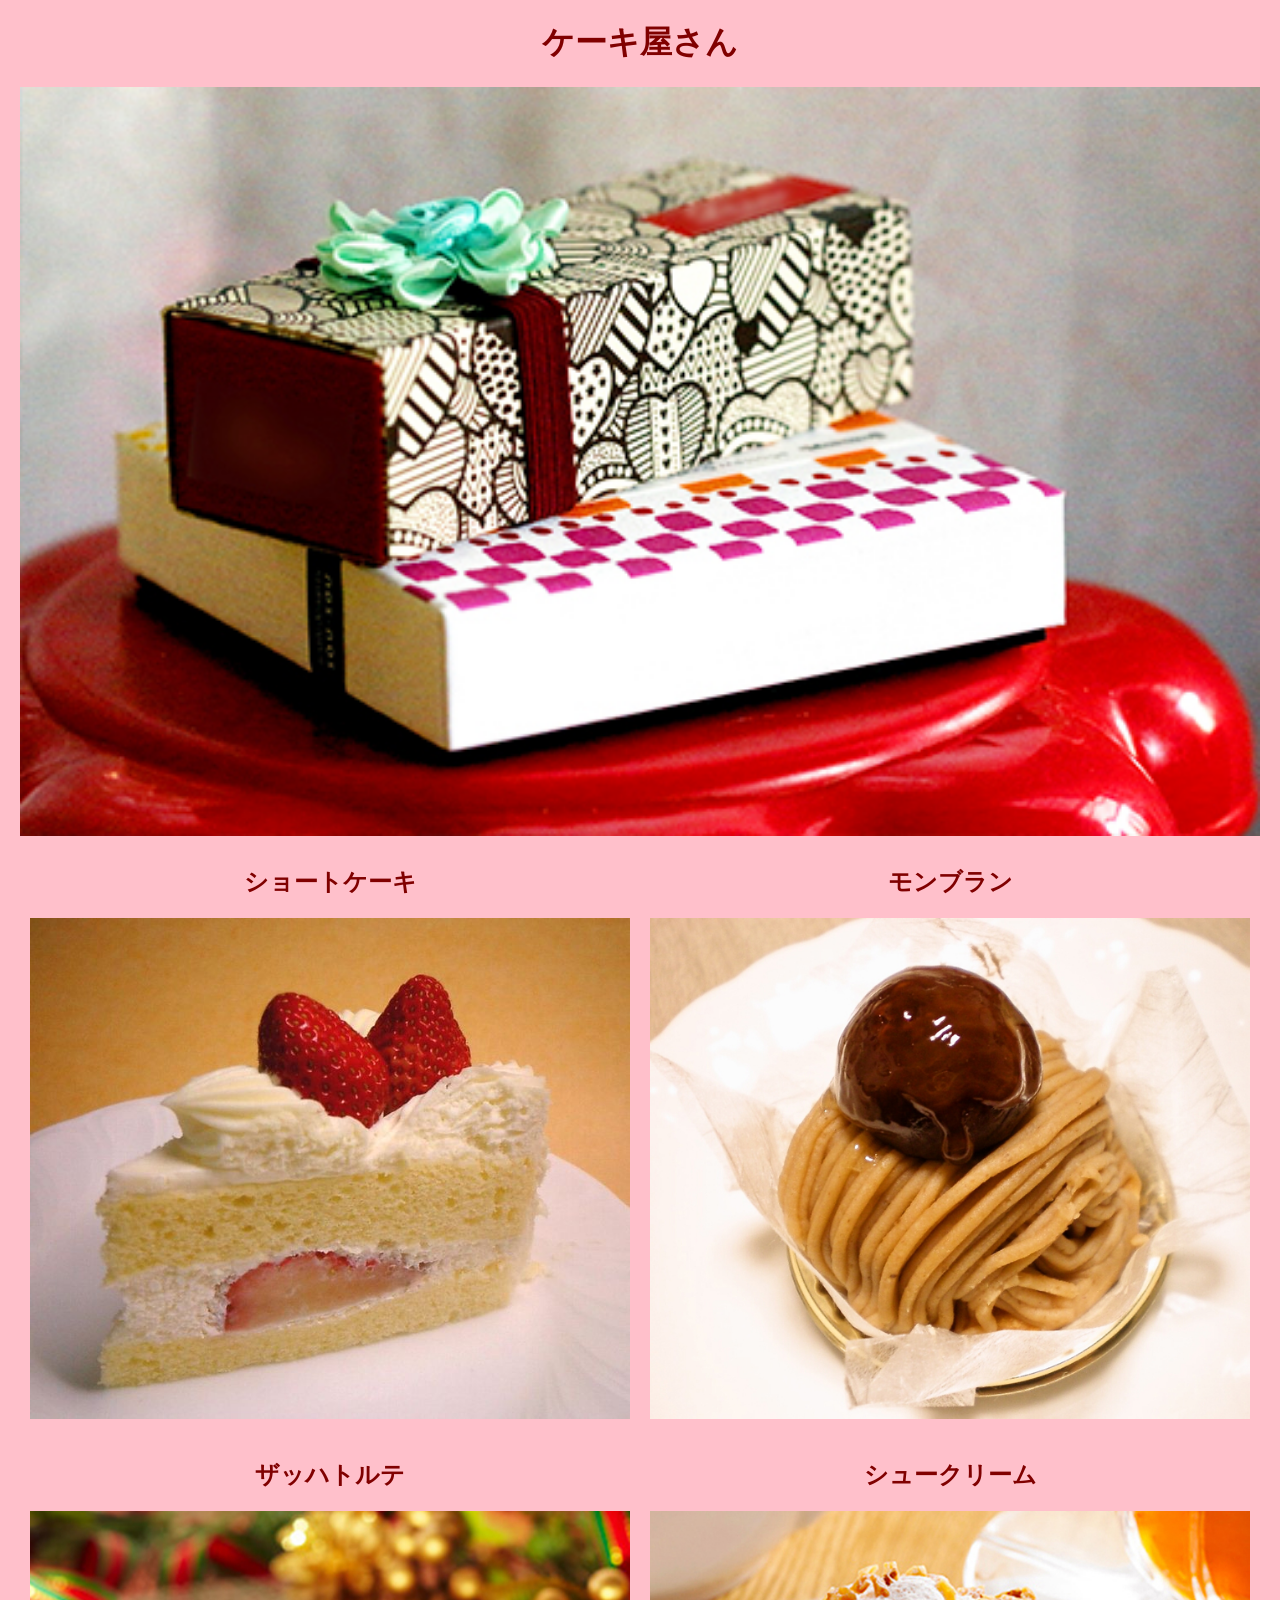
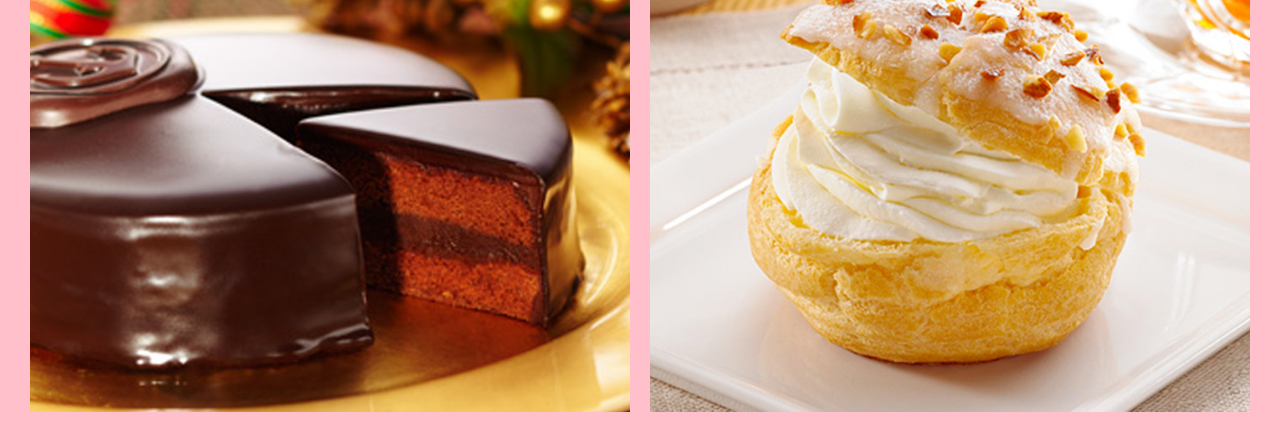
<file: lesson3/index.html>
<!DOCTYPE html>
<html lang="ja">

<head>
    <meta charset="UTF-8">
    <title>ケーキ屋さん</title>

    <style>
        /* ページ全体 */
        body {
            background-color: #ffc0cb;
            font-family: sans-serif;
            margin: 20px;
        }

        /* タイトル */
        h1 {
            color: #800000;
            text-align: center;
        }

        /* お店の画像 */
        .shop {
            width: 100%;
        }

        .shop img {
            width: 100%;
            display: block;
        }

        /* ケーキを横並びにする */
        .wrap {
            display: flex;
            flex-wrap: wrap;
        }

        /* ケーキ1つ分の領域 */
        .cakes {
            width: 50%;
            padding: 10px;
            box-sizing: border-box;
            text-align: center;
        }

        /* ケーキの画像 */
        .cakes img {
            width: 100%;
            display: block;
        }

        /* ケーキの名前 */
        h2 {
            color: #800000;
        }
    </style>
</head>

<body>

    <h1>ケーキ屋さん</h1>

    <!-- お店の画像 -->
    <div class="shop">
        <img src="shop.jpg" alt="ケーキ屋さん">
    </div>

    <!-- ケーキ一覧 -->
    <div class="wrap">

        <!-- ケーキ1 -->
        <div class="cakes">
            <h2>ショートケーキ</h2>
            <img src="cake01.jpg" alt="ショートケーキ">
        </div>

        <!-- ケーキ2 -->
        <div class="cakes">
            <h2>モンブラン</h2>
            <img src="cake02.jpg" alt="モンブラン">
        </div>

        <!-- ケーキ3 -->
        <div class="cakes">
            <h2>ザッハトルテ</h2>
            <img src="cake03.jpg" alt="ザッハトルテ">
        </div>

        <!-- ケーキ4 -->
        <div class="cakes">
            <h2>シュークリーム</h2>
            <img src="cake04.jpg" alt="シュークリーム">
        </div>

    </div>

</body>
</html>
</file>
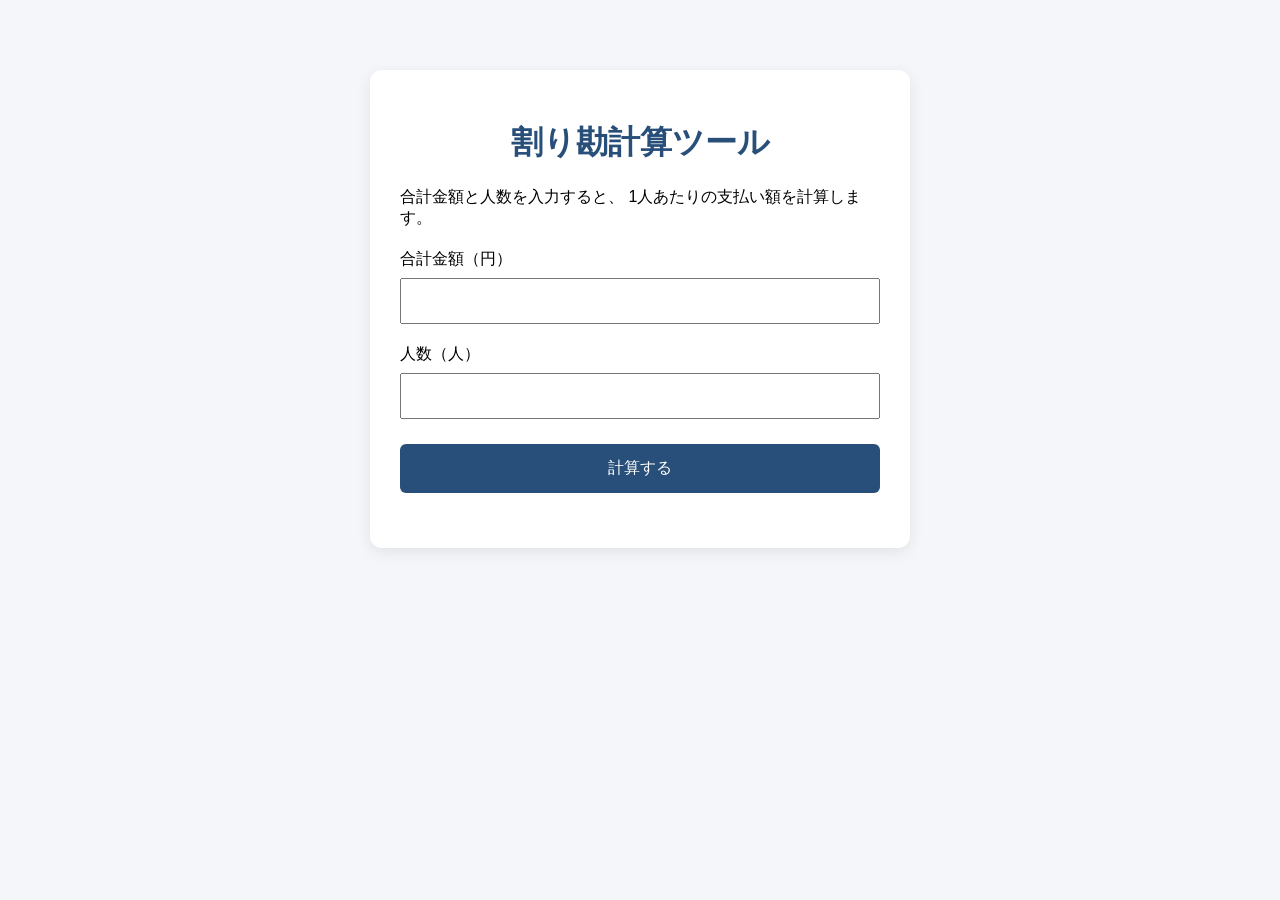
<file: lesson8/index.html>
<!DOCTYPE html>
<html lang="ja">
<head>
    <meta charset="UTF-8">
    <meta name="viewport" content="width=device-width, initial-scale=1.0">
    <title>割り勘計算ツール</title>

    <style>
        body {
            font-family: sans-serif;
            background-color: #f4f6f9;
            margin: 0;
            padding: 30px;
        }

        .container {
            max-width: 480px;
            margin: 40px auto;
            padding: 30px;
            background-color: white;
            border-radius: 12px;
            box-shadow: 0 4px 15px #00000015;
        }

        h1 {
            text-align: center;
            color: #284f79;
        }

        label {
            display: block;
            margin-top: 20px;
        }

        input {
            width: 100%;
            padding: 12px;
            margin-top: 8px;
            font-size: 16px;
            box-sizing: border-box;
        }

        button {
            width: 100%;
            margin-top: 25px;
            padding: 14px;
            border: none;
            border-radius: 6px;
            background-color: #284f79;
            color: white;
            font-size: 16px;
            cursor: pointer;
        }

        button:hover {
            background-color: #3977ad;
        }

        #result {
            margin-top: 25px;
            text-align: center;
            font-size: 20px;
            font-weight: bold;
            line-height: 1.8;
        }
    </style>
</head>

<body>

    <div class="container">
        <h1>割り勘計算ツール</h1>

        <p>
            合計金額と人数を入力すると、
            1人あたりの支払い額を計算します。
        </p>

        <label for="total">合計金額（円）</label>
        <input type="number" id="total" min="0" step="1">

        <label for="people">人数（人）</label>
        <input type="number" id="people" min="1" step="1">

        <button type="button" onclick="calculate()">
            計算する
        </button>

        <div id="result" aria-live="polite"></div>
    </div>

    <script>
        function calculate() {

            // 入力された値を取得する
            const total = Number(
                document.getElementById("total").value
            );

            const people = Number(
                document.getElementById("people").value
            );

            // 結果を表示する場所
            const result = document.getElementById("result");

            // 入力チェック
            if (
                document.getElementById("total").value === "" ||
                document.getElementById("people").value === "" ||
                !Number.isInteger(total) ||
                !Number.isInteger(people) ||
                total < 0 ||
                people <= 0
            ) {
                result.textContent =
                    "正しい金額と人数を入力してください。";
                return;
            }

            // 1人あたりの支払い額
            const payment = Math.ceil(total / people);

            // 端数の切り上げによって余る金額
            const extra = payment * people - total;

            // 計算結果を表示する
            result.innerHTML =
                "1人あたり：" + payment.toLocaleString() + "円" +
                "<br>余剰金額：" + extra.toLocaleString() + "円";
        }
    </script>

</body>
</html>
</file>
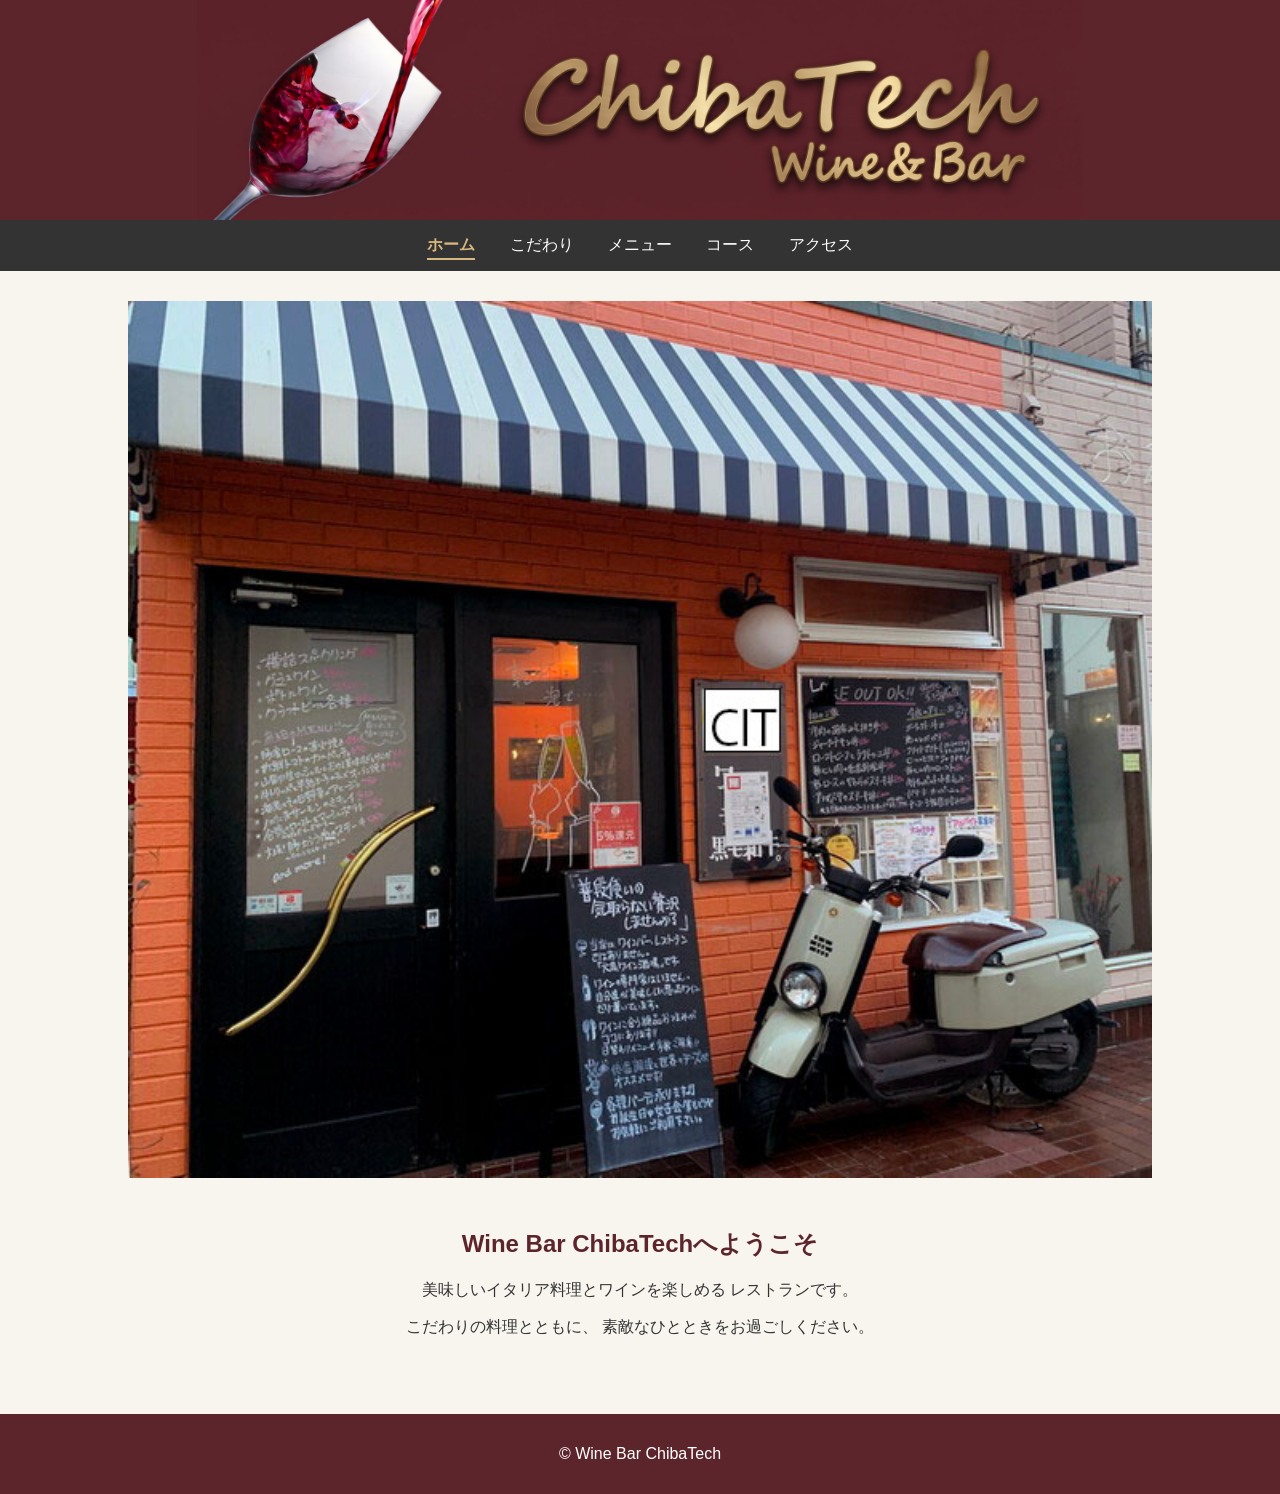
<file: restaurant/index.html>
<!DOCTYPE html>
<html lang="ja">
<head>
    <meta charset="UTF-8">
    <meta name="viewport" content="width=device-width, initial-scale=1.0">
    <title>Wine Bar ChibaTech</title>
    <link rel="stylesheet" href="css/style.css">
</head>

<body>

    <!-- ヘッダー -->
    <header>
        <a href="index.html">
            <img src="images/header.jpg"
                 alt="Wine Bar ChibaTech"
                 class="header-image">
        </a>
    </header>

    <!-- ナビゲーション -->
    <nav>
        <a href="index.html" class="active">ホーム</a>
        <a href="concept.html">こだわり</a>
        <a href="menu.html">メニュー</a>
        <a href="course.html">コース</a>
        <a href="access.html">アクセス</a>
    </nav>

    <!-- メインコンテンツ -->
    <main>

        <!-- 店舗の外観 -->
        <div class="main-image">
            <img src="images/外観.jpg"
                 alt="店舗の外観">
        </div>

        <!-- お店の紹介 -->
        <div class="introduction">
            <h2>Wine Bar ChibaTechへようこそ</h2>

            <p>
                美味しいイタリア料理とワインを楽しめる
                レストランです。
            </p>

            <p>
                こだわりの料理とともに、
                素敵なひとときをお過ごしください。
            </p>
        </div>

    </main>

    <!-- フッター -->
    <footer>
        <p>&copy; Wine Bar ChibaTech</p>
    </footer>

</body>
</html>
</file>
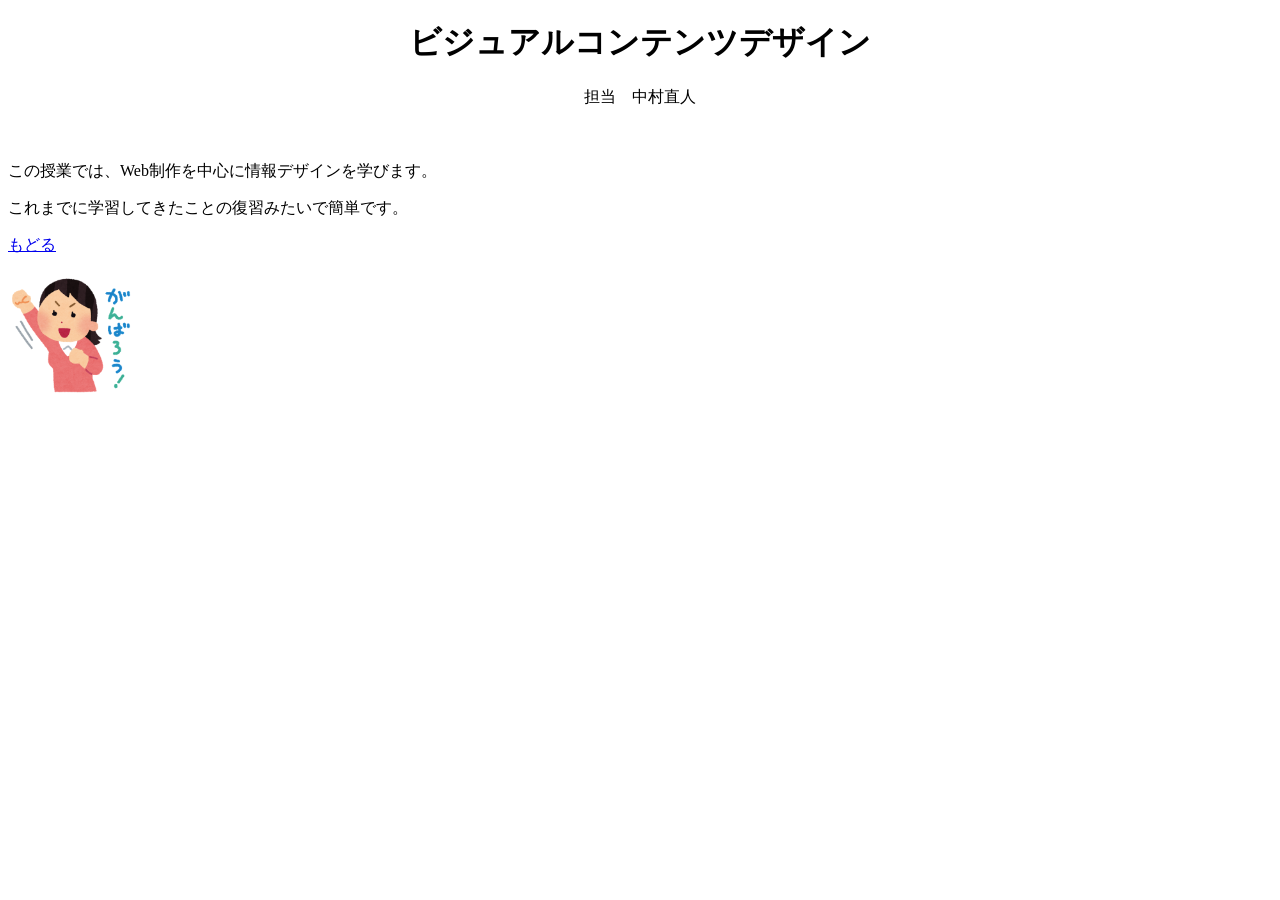
<file: lesson1-org1.html>
﻿<!doctype html>
<HTML>
   <HEAD>
      <meta charset="UTF-8">
      <TITLE>Webページの基礎</TITLE>
   </HEAD>
   <BODY>
	<center><h1>ビジュアルコンテンツデザイン</h1>
	<P>担当　中村直人</center>
　　　　<P>この授業では、Web制作を中心に情報デザインを学びます。</p>
<p>これまでに学習してきたことの復習みたいで簡単です。</p>
<p><a href="lesson1-top.html">もどる</a></p>
        <P><img src="ganba.png" width="128" height="128" alt="頑張ろう">
   </BODY>
</HTML>
</file>
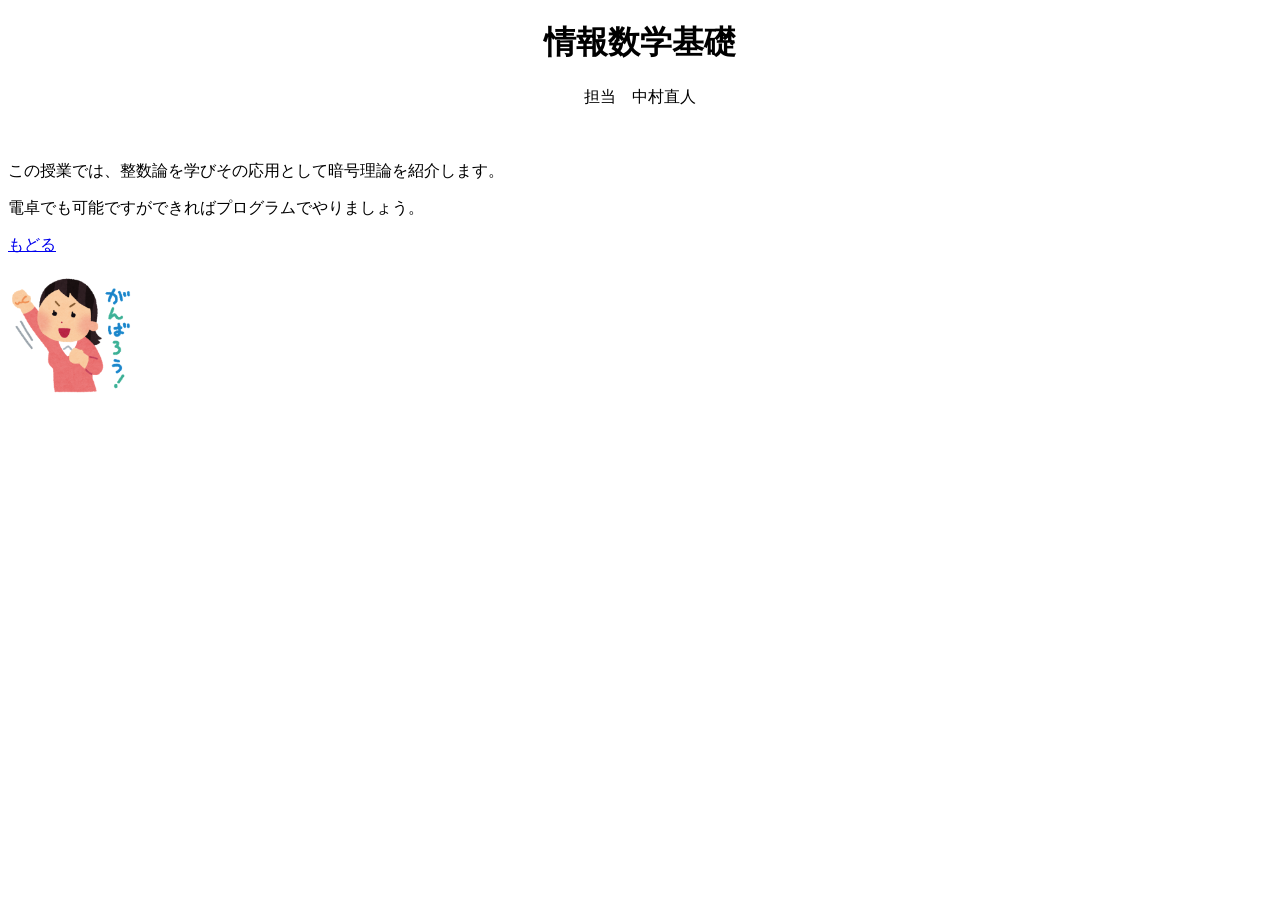
<file: lesson1-org2.html>
﻿<!doctype html>
<HTML>
   <HEAD>
      <meta charset="UTF-8">
      <TITLE>Webページの基礎</TITLE>
   </HEAD>
   <BODY>
	<center><h1>情報数学基礎</h1>
	<P>担当　中村直人</center>
　　　　<P>この授業では、整数論を学びその応用として暗号理論を紹介します。</p>
<p>電卓でも可能ですができればプログラムでやりましょう。</p>
<p><a href="lesson1-top.html">もどる</a></p>
        <P><img src="ganba.png" width="128" height="128" alt="頑張ろう">
   </BODY>
</HTML>
</file>
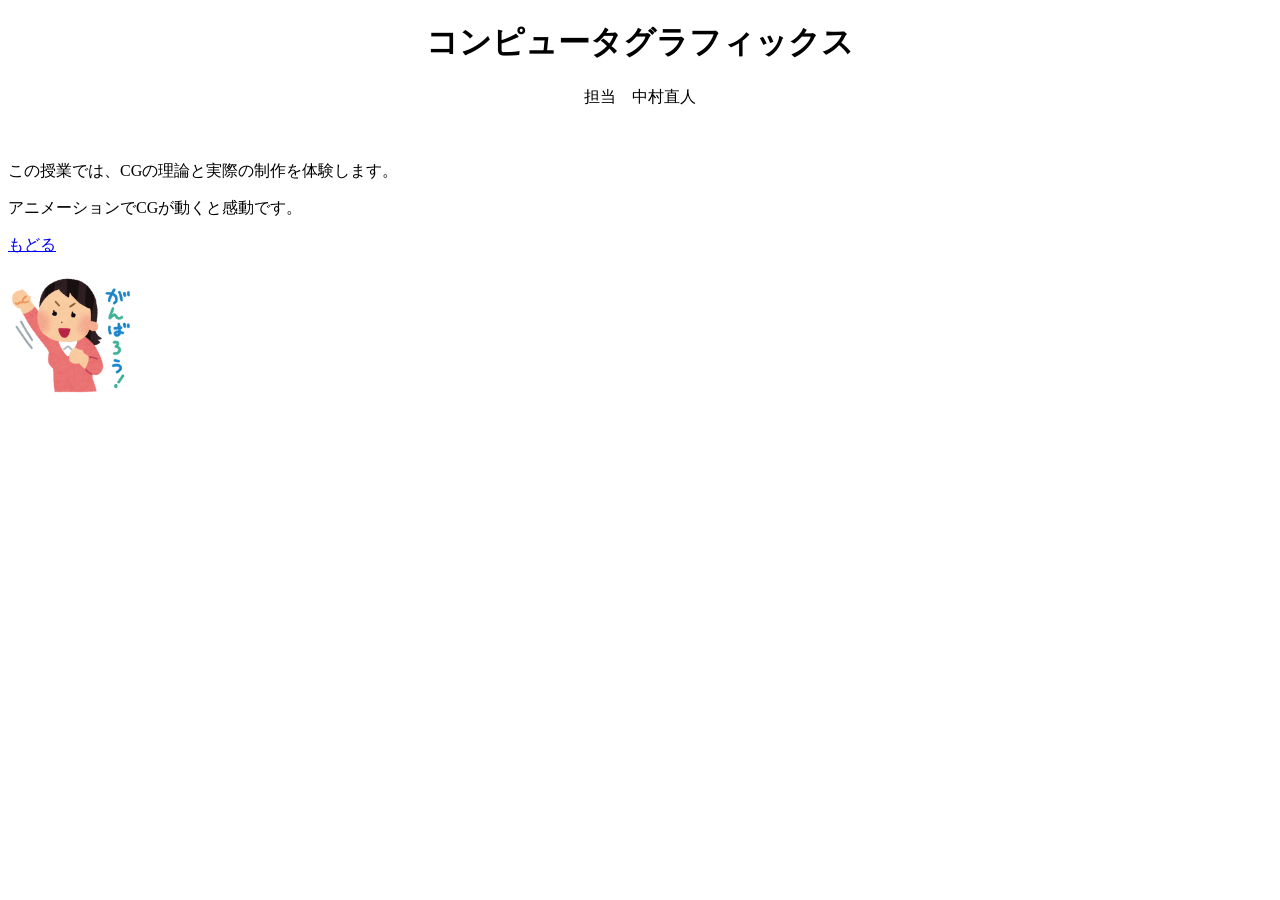
<file: lesson1-org3.html>
﻿<!doctype html>
<HTML>
   <HEAD>
      <meta charset="UTF-8">
      <TITLE>Webページの基礎</TITLE>
   </HEAD>
   <BODY>
	<center><h1>コンピュータグラフィックス</h1>
	<P>担当　中村直人</center>
　　　　<P>この授業では、CGの理論と実際の制作を体験します。</p>
<p>アニメーションでCGが動くと感動です。</p>
<p><a href="lesson1-top.html">もどる</a></p>
        <P><img src="ganba.png" width="128" height="128" alt="頑張ろう">
   </BODY>
</HTML>
</file>
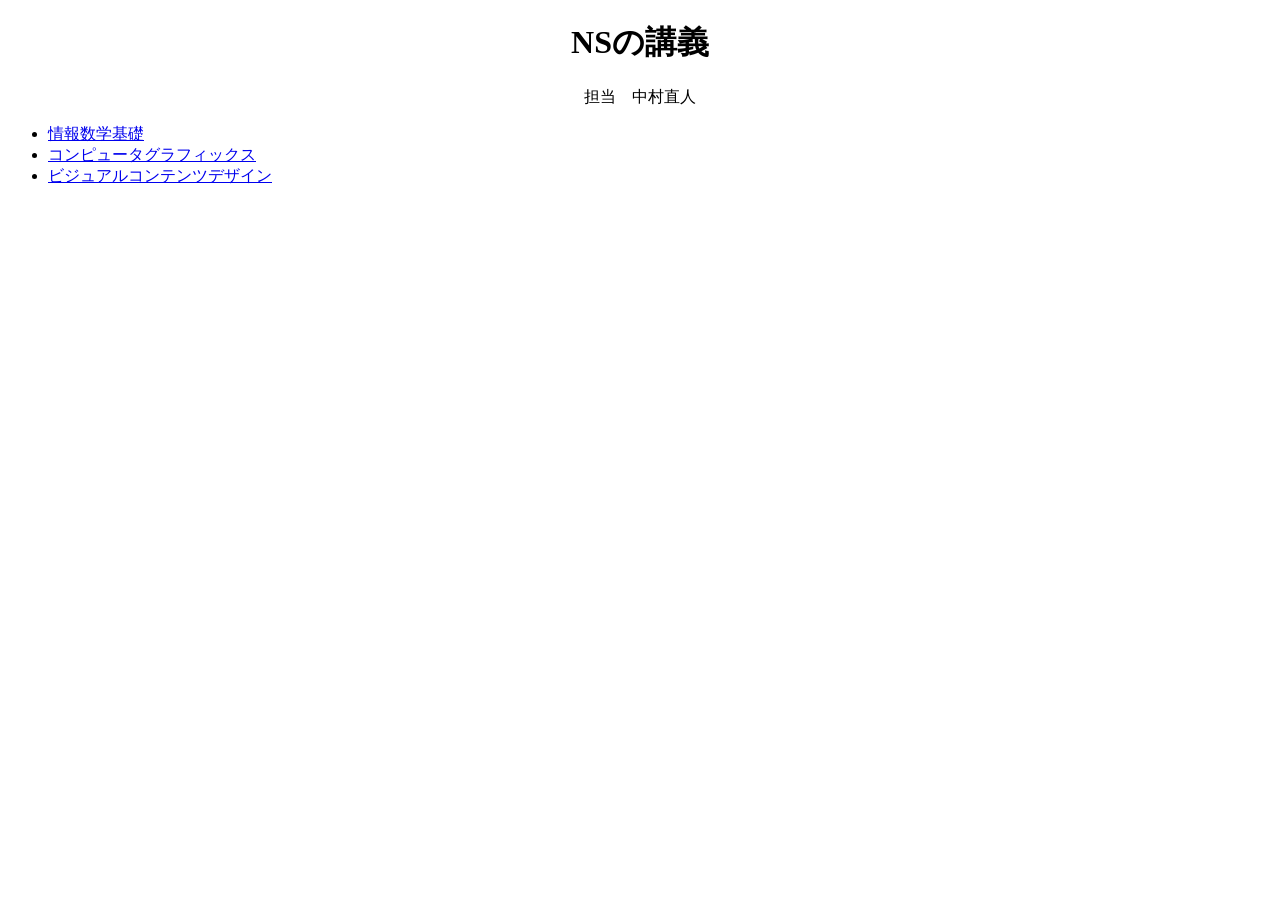
<file: lesson1-top.html>
﻿<!doctype html>
<HTML>
   <HEAD>
      <meta charset="UTF-8">
      <TITLE>Webページの基礎</TITLE>
   </HEAD>
   <BODY>
	<center><h1>NSの講義</h1>
	<P>担当　中村直人</center>
<ul>
    <li><a href="lesson1-org2.html">情報数学基礎</a></li>
    <li><a href="lesson1-org3.html">コンピュータグラフィックス</a></li>
    <li><a href="lesson1-org1.html">ビジュアルコンテンツデザイン</a></li>
</ul>
   </BODY>
</HTML>
</file>
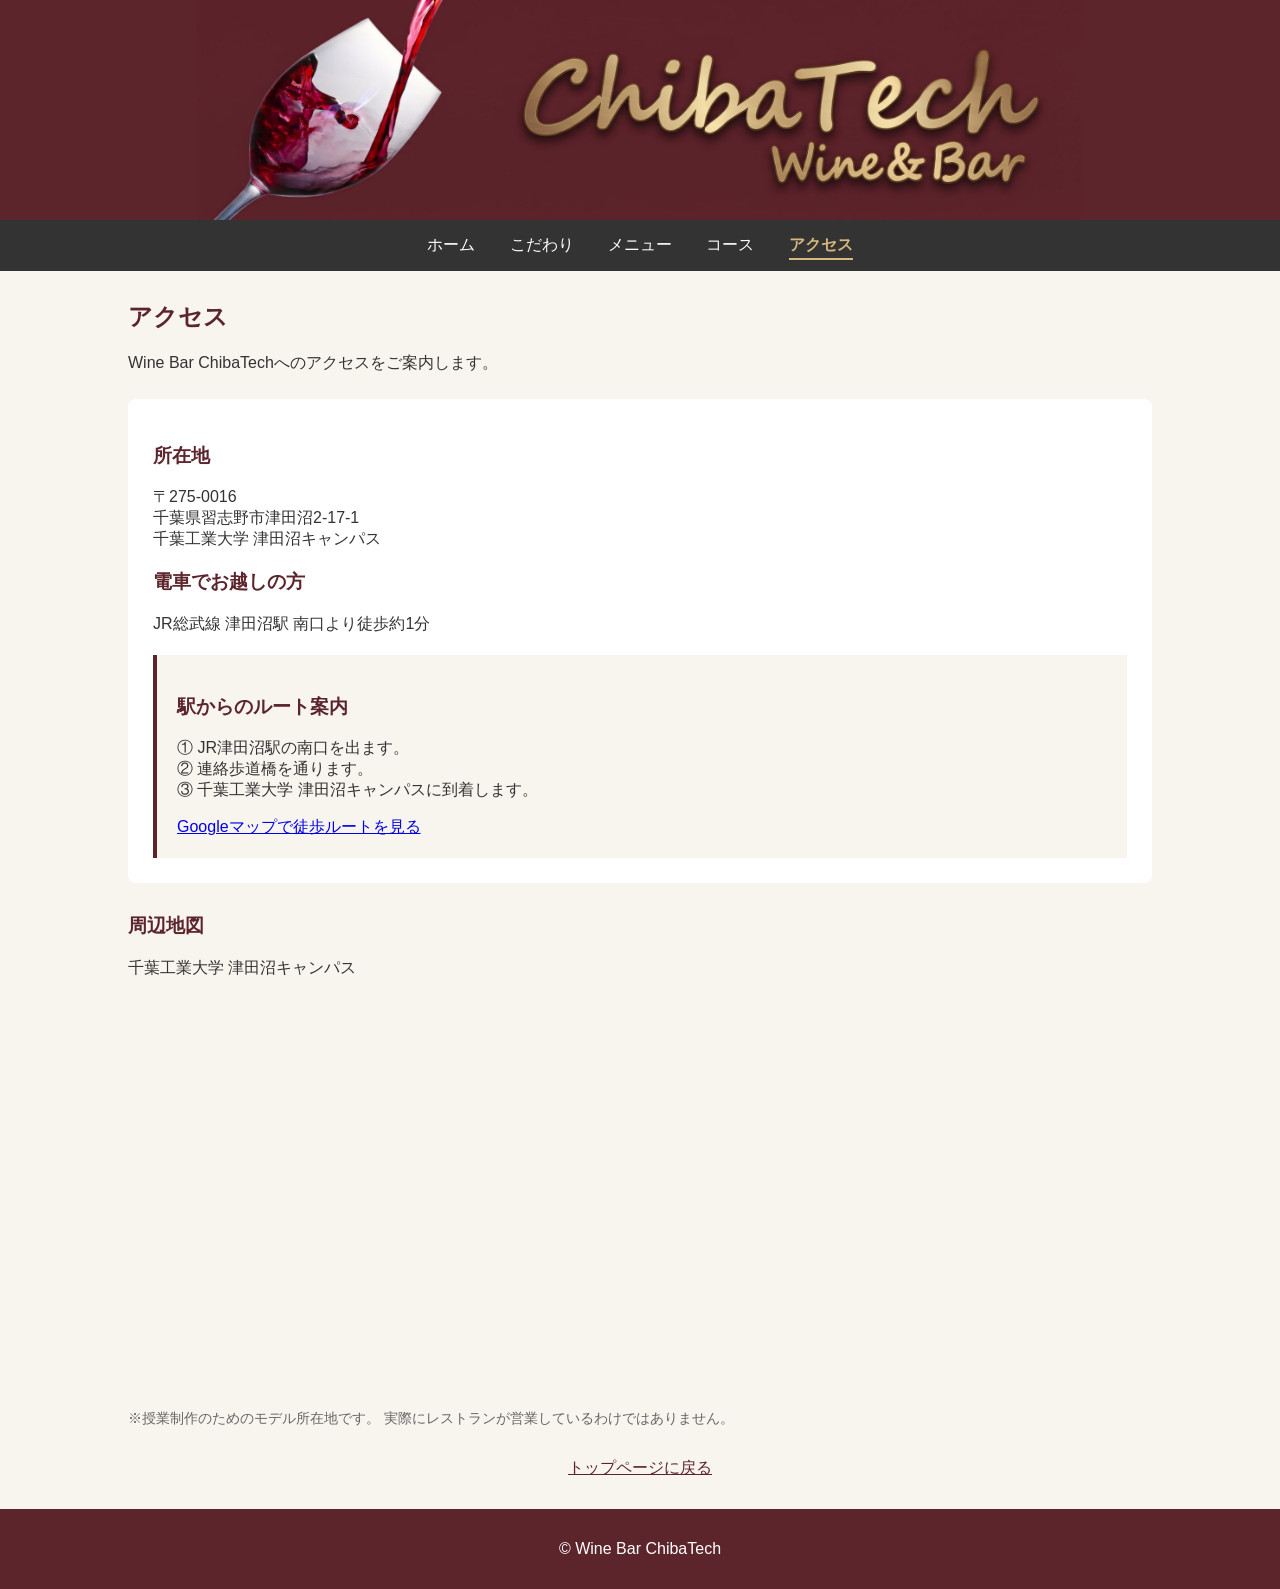
<file: restaurant/access.html>
<!DOCTYPE html>
<html lang="ja">
<head>
    <meta charset="UTF-8">
    <meta name="viewport" content="width=device-width, initial-scale=1.0">
    <title>アクセス | Wine Bar ChibaTech</title>
    <link rel="stylesheet" href="css/style.css">
</head>

<body>

    <!-- ヘッダー -->
    <header>
        <a href="index.html">
            <img src="images/header.jpg"
                 alt="Wine Bar ChibaTech"
                 class="header-image">
        </a>
    </header>

    <!-- ナビゲーション -->
    <nav>
        <a href="index.html">ホーム</a>
        <a href="concept.html">こだわり</a>
        <a href="menu.html">メニュー</a>
        <a href="course.html">コース</a>
        <a href="access.html" class="active">アクセス</a>
    </nav>

    <!-- メインコンテンツ -->
    <main>

        <h2>アクセス</h2>

        <p>
            Wine Bar ChibaTechへのアクセスをご案内します。
        </p>

        <!-- 所在地とルート案内 -->
        <div class="access-info">

            <h3>所在地</h3>
            <p>
                〒275-0016<br>
                千葉県習志野市津田沼2-17-1<br>
                千葉工業大学 津田沼キャンパス
            </p>

            <h3>電車でお越しの方</h3>
            <p>
                JR総武線 津田沼駅 南口より徒歩約1分
            </p>

            <!-- 駅からの道順 -->
            <div class="route-guide">

                <h3>駅からのルート案内</h3>

                <p>
                    ① JR津田沼駅の南口を出ます。<br>
                    ② 連絡歩道橋を通ります。<br>
                    ③ 千葉工業大学 津田沼キャンパスに到着します。
                </p>

                <a href="https://www.google.com/maps/dir/?api=1&amp;origin=JR津田沼駅&amp;destination=千葉工業大学津田沼キャンパス&amp;travelmode=walking"
                   target="_blank"
                   rel="noopener noreferrer">
                    Googleマップで徒歩ルートを見る
                </a>

            </div>

        </div>

        <!-- Googleマップ -->
        <div class="access-map">

            <h3>周辺地図</h3>

            <p>
                千葉工業大学 津田沼キャンパス
            </p>

            <iframe
                src="https://maps.google.com/maps?q=千葉工業大学津田沼キャンパス&amp;z=16&amp;output=embed"
                width="600"
                height="450"
                style="border:0;"
                loading="lazy"
                title="千葉工業大学津田沼キャンパスの地図">
            </iframe>

            <p class="map-note">
                ※授業制作のためのモデル所在地です。
                実際にレストランが営業しているわけではありません。
            </p>

        </div>

        <!-- 戻るリンク -->
        <p class="back-link">
            <a href="index.html">トップページに戻る</a>
        </p>

    </main>

    <!-- フッター -->
    <footer>
        <p>&copy; Wine Bar ChibaTech</p>
    </footer>

</body>
</html>
</file>
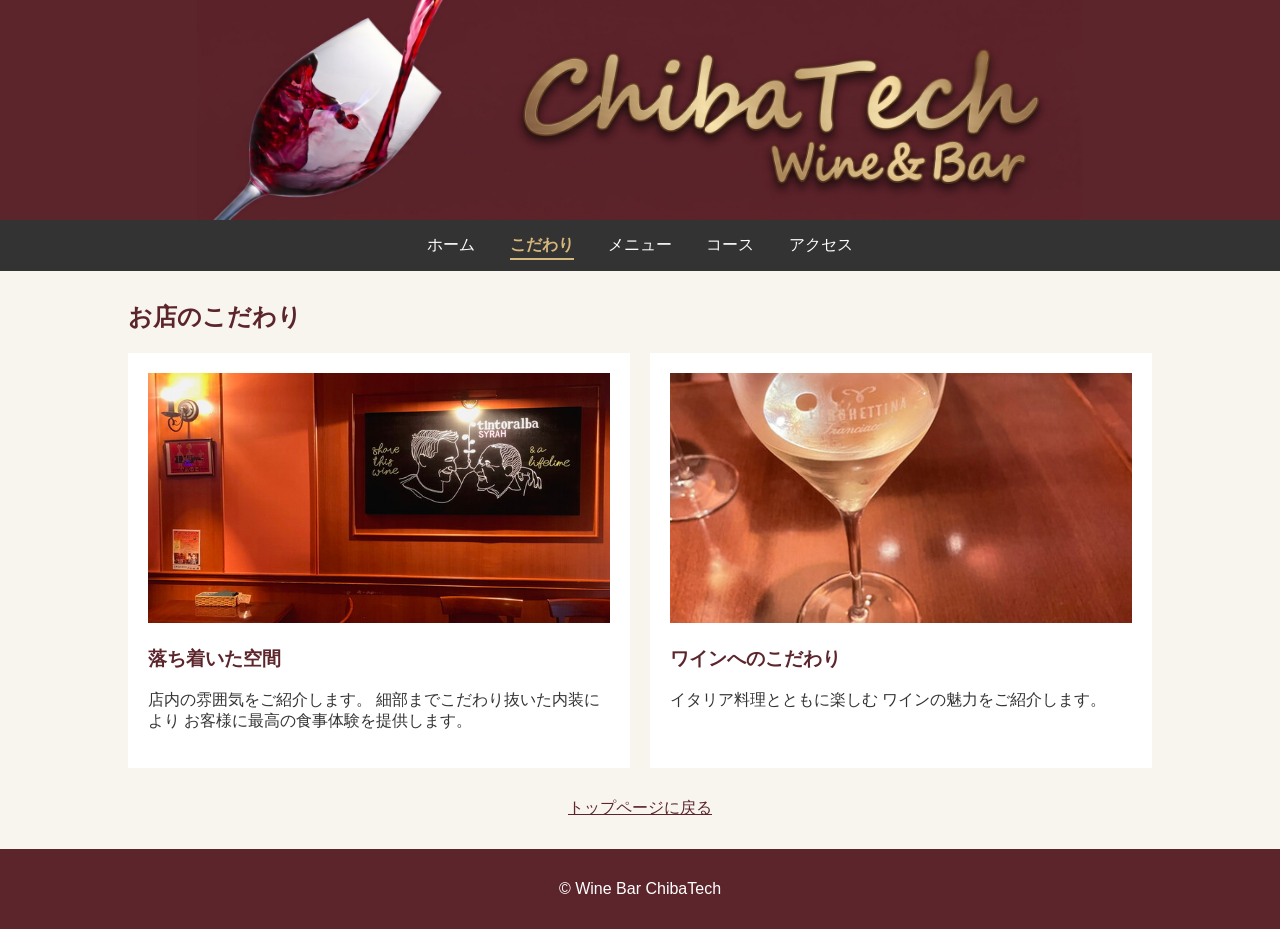
<file: restaurant/concept.html>
<!DOCTYPE html>
<html lang="ja">
<head>
    <meta charset="UTF-8">
    <meta name="viewport" content="width=device-width, initial-scale=1.0">
    <title>お店のこだわり | Wine Bar ChibaTech</title>
    <link rel="stylesheet" href="css/style.css">
</head>

<body>

    <!-- ヘッダー -->
    <header>
        <a href="index.html">
            <img src="images/header.jpg"
                 alt="Wine Bar ChibaTech"
                 class="header-image">
        </a>
    </header>

    <!-- ナビゲーション -->
    <nav>
        <a href="index.html">ホーム</a>
        <a href="concept.html" class="active">こだわり</a>
        <a href="menu.html">メニュー</a>
        <a href="course.html">コース</a>
        <a href="access.html">アクセス</a>
    </nav>

    <!-- メインコンテンツ -->
    <main>

        <h2>お店のこだわり</h2>

        <div class="feature-list">

            <!-- 店内の紹介 -->
            <div class="feature">
                <img src="images/内装1.jpg"
                     alt="店内の様子">

                <h3>落ち着いた空間</h3>

                <p>
                    店内の雰囲気をご紹介します。
                    細部までこだわり抜いた内装により
                    お客様に最高の食事体験を提供します。
                </p>
            </div>

            <!-- ワインの紹介 -->
            <div class="feature">
                <img src="images/ワイン.jpg"
                     alt="ワイン">

                <h3>ワインへのこだわり</h3>

                <p>
                    イタリア料理とともに楽しむ
                    ワインの魅力をご紹介します。
                </p>
            </div>

        </div>

        <!-- 戻るリンク -->
        <p class="back-link">
            <a href="index.html">トップページに戻る</a>
        </p>

    </main>

    <!-- フッター -->
    <footer>
        <p>&copy; Wine Bar ChibaTech</p>
    </footer>

</body>
</html>
</file>
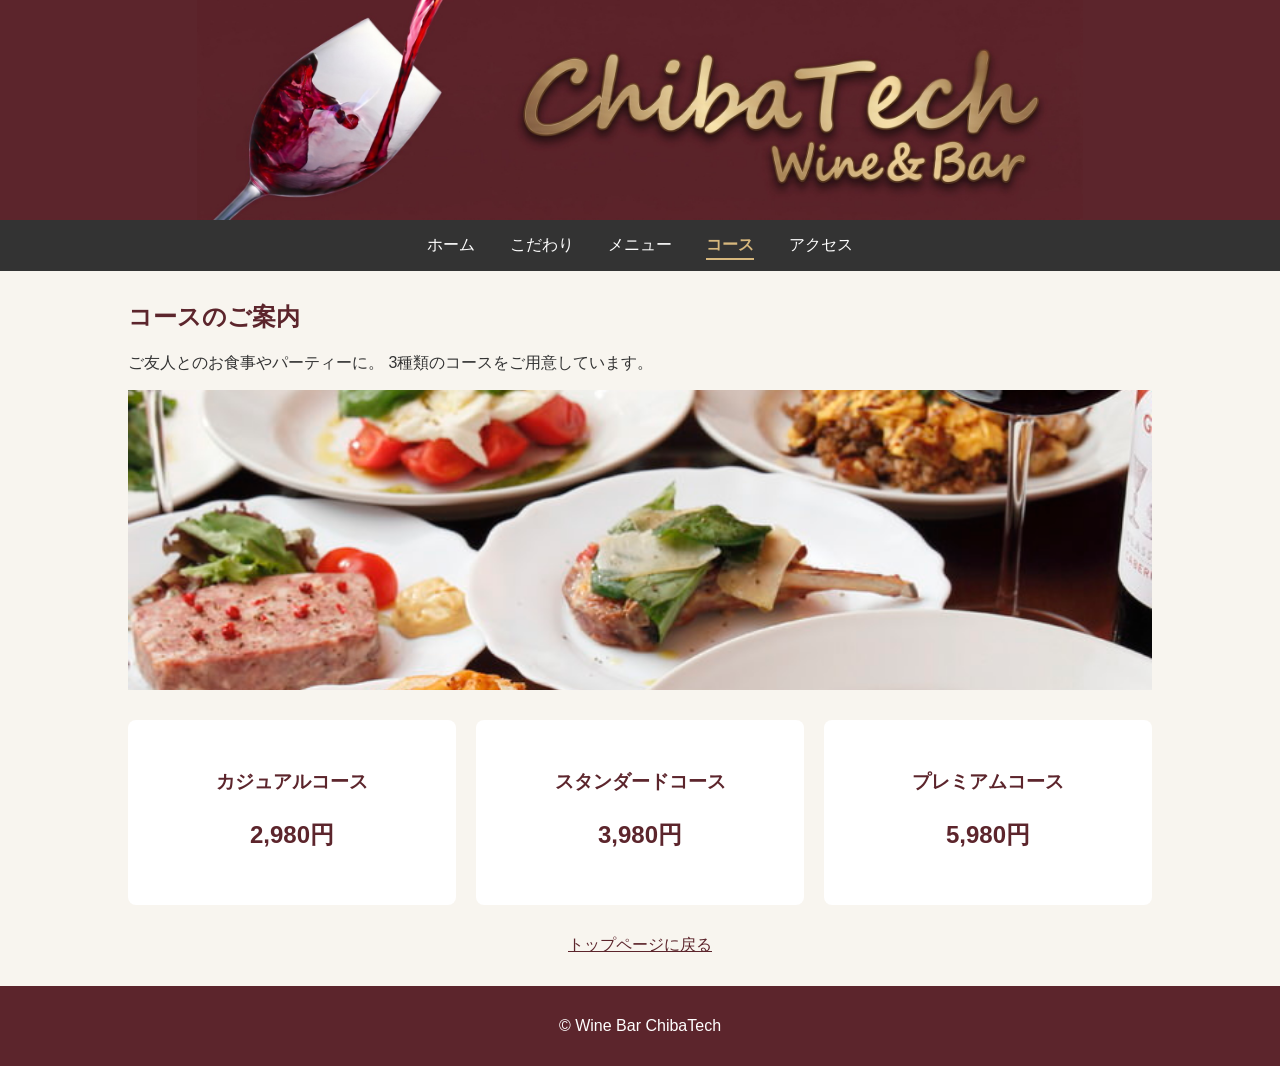
<file: restaurant/course.html>
<!DOCTYPE html>
<html lang="ja">
<head>
    <meta charset="UTF-8">
    <meta name="viewport" content="width=device-width, initial-scale=1.0">
    <title>コース案内 | Wine Bar ChibaTech</title>
    <link rel="stylesheet" href="css/style.css">
</head>

<body>

    <!-- ヘッダー -->
    <header>
        <a href="index.html">
            <img src="images/header.jpg"
                 alt="Wine Bar ChibaTech"
                 class="header-image">
        </a>
    </header>

    <!-- ナビゲーション -->
    <nav>
        <a href="index.html">ホーム</a>
        <a href="concept.html">こだわり</a>
        <a href="menu.html">メニュー</a>
        <a href="course.html" class="active">コース</a>
        <a href="access.html">アクセス</a>
    </nav>

    <!-- メインコンテンツ -->
    <main>

        <h2>コースのご案内</h2>

        <p>
            ご友人とのお食事やパーティーに。
            3種類のコースをご用意しています。
        </p>

        <!-- コース料理の写真 -->
        <div class="course-image">
            <img src="images/こだわり3コース料理.jpg"
                 alt="コース料理">
        </div>

        <!-- コース一覧 -->
        <div class="course-grid">

            <!-- 2,980円コース -->
            <div class="course-card">
                <h3>カジュアルコース</h3>
                <p class="price">2,980円</p>
            </div>

            <!-- 3,980円コース -->
            <div class="course-card">
                <h3>スタンダードコース</h3>
                <p class="price">3,980円</p>
            </div>

            <!-- 5,980円コース -->
            <div class="course-card">
                <h3>プレミアムコース</h3>
                <p class="price">5,980円</p>
            </div>

        </div>

        <!-- 戻るリンク -->
        <p class="back-link">
            <a href="index.html">トップページに戻る</a>
        </p>

    </main>

    <!-- フッター -->
    <footer>
        <p>&copy; Wine Bar ChibaTech</p>
    </footer>

</body>
</html>
</file>
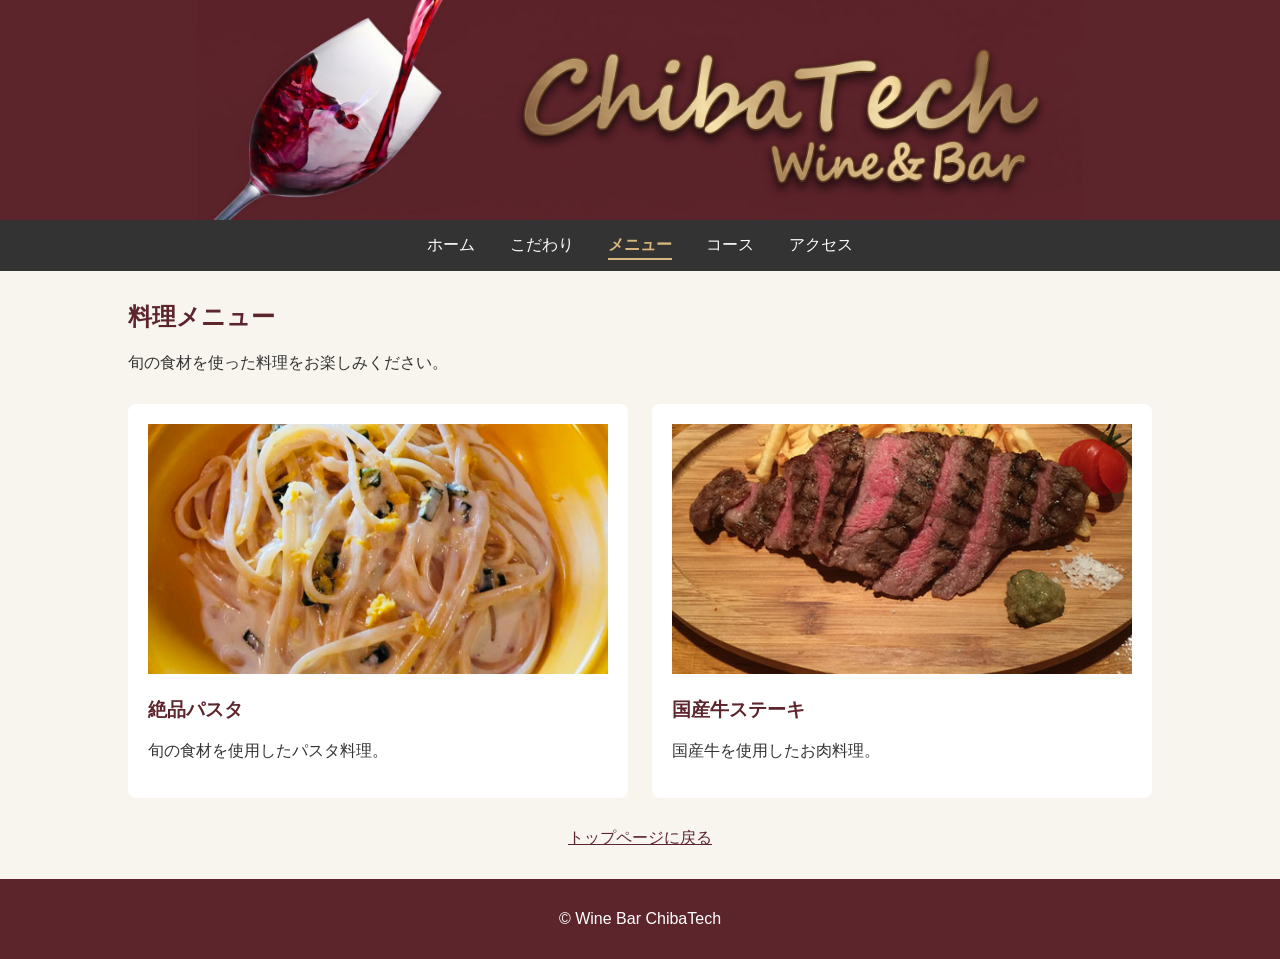
<file: restaurant/menu.html>
<!DOCTYPE html>
<html lang="ja">
<head>
    <meta charset="UTF-8">
    <meta name="viewport" content="width=device-width, initial-scale=1.0">
    <title>料理メニュー | Wine Bar ChibaTech</title>
    <link rel="stylesheet" href="css/style.css">
</head>

<body>

    <!-- ヘッダー -->
    <header>
        <a href="index.html">
            <img src="images/header.jpg"
                 alt="Wine Bar ChibaTech"
                 class="header-image">
        </a>
    </header>

    <!-- ナビゲーション -->
    <nav>
        <a href="index.html">ホーム</a>
        <a href="concept.html">こだわり</a>
        <a href="menu.html" class="active">メニュー</a>
        <a href="course.html">コース</a>
        <a href="access.html">アクセス</a>
    </nav>

    <!-- メインコンテンツ -->
    <main>

        <h2>料理メニュー</h2>

        <p>
            旬の食材を使った料理をお楽しみください。
        </p>

        <!-- メニュー一覧 -->
        <div class="menu-grid">

            <!-- パスタ -->
            <div class="menu-card">
                <img src="images/こだわり1絶品パスタ.jpg"
                     alt="パスタ">

                <h3>絶品パスタ</h3>

                <p>
                    旬の食材を使用したパスタ料理。
                </p>
            </div>

            <!-- ステーキ -->
            <div class="menu-card">
                <img src="images/国産牛ステーキ.jpg"
                     alt="国産牛ステーキ">

                <h3>国産牛ステーキ</h3>

                <p>
                    国産牛を使用したお肉料理。
                </p>
            </div>

        </div>

        <!-- 戻るリンク -->
        <p class="back-link">
            <a href="index.html">トップページに戻る</a>
        </p>

    </main>

    <!-- フッター -->
    <footer>
        <p>&copy; Wine Bar ChibaTech</p>
    </footer>

</body>
</html>
</file>
<file: restaurant/css/style.css>
/* =====================================
   Wine Bar ChibaTech
   共通スタイル
===================================== */

/* ページ全体 */
body {
    margin: 0;
    font-family: sans-serif;
    background-color: #f8f5ef;
    color: #333333;
}

/* =====================================
   ヘッダー
===================================== */

header {
    background-color: #5c252c;
    padding: 0;
    text-align: center;
}

/* オリジナルヘッダー画像 */
.header-image {
    display: block;
    width: 100%;
    height: 220px;
    object-fit: contain;
    margin: 0 auto;
}

/* =====================================
   ナビゲーション
===================================== */

nav {
    background-color: #333333;
    text-align: center;
    padding: 15px;
}

nav a {
    color: white;
    text-decoration: none;
    margin: 15px;
}

/* マウスを重ねたとき */
nav a:hover {
    color: #d6b77d;
}

/* 現在開いているページ */
nav a.active {
    color: #d6b77d;
    font-weight: bold;
    border-bottom: 2px solid #d6b77d;
    padding-bottom: 5px;
}

/* =====================================
   メインコンテンツ
===================================== */

main {
    width: 80%;
    max-width: 1200px;
    margin: 30px auto;
}

h2 {
    color: #5c252c;
}

/* =====================================
   トップページ
===================================== */

/* お店の外観画像 */
.main-image img {
    width: 100%;
    height: auto;
    display: block;
}

/* お店の紹介文 */
.introduction {
    text-align: center;
    padding: 30px;
}

/* =====================================
   こだわりページ
===================================== */

/* 紹介カードの横並び */
.feature-list {
    display: flex;
    flex-wrap: wrap;
    gap: 20px;
}

/* 紹介カード */
.feature {
    flex: 1 1 280px;
    background-color: white;
    padding: 20px;
    box-sizing: border-box;
}

/* 紹介画像 */
.feature img {
    width: 100%;
    height: 250px;
    object-fit: cover;
}

/* 紹介タイトル */
.feature h3 {
    color: #5c252c;
}

/* =====================================
   メニューページ
===================================== */

/* 料理カードのグリッド */
.menu-grid {
    display: grid;
    grid-template-columns: repeat(2, 1fr);
    gap: 24px;
    margin-top: 30px;
}

/* 料理カード */
.menu-card {
    background-color: white;
    padding: 20px;
    box-sizing: border-box;
    border-radius: 8px;
}

/* 料理の画像 */
.menu-card img {
    width: 100%;
    height: 250px;
    object-fit: cover;
}

/* 料理名 */
.menu-card h3 {
    color: #5c252c;
}

/* =====================================
   コースページ
===================================== */

/* コース紹介画像 */
.course-image img {
    display: block;
    width: 100%;
    height: 300px;
    object-fit: cover;
}

/* コースカードのグリッド */
.course-grid {
    display: grid;
    grid-template-columns: repeat(3, 1fr);
    gap: 20px;
    margin-top: 30px;
}

/* コースカード */
.course-card {
    background-color: white;
    text-align: center;
    padding: 30px 15px;
    border-radius: 8px;
    box-sizing: border-box;
}

/* コース名 */
.course-card h3 {
    color: #5c252c;
}

/* コース価格 */
.price {
    font-size: 24px;
    font-weight: bold;
    color: #5c252c;
}

/* =====================================
   アクセスページ
===================================== */

/* 店舗情報 */
.access-info {
    background-color: white;
    padding: 25px;
    margin-top: 25px;
    border-radius: 8px;
}

.access-info h3 {
    color: #5c252c;
}

/* 駅からのルート案内 */
.route-guide {
    background-color: #f8f5ef;
    padding: 20px;
    margin-top: 20px;
    border-left: 4px solid #5c252c;
}

/* Googleマップ表示領域 */
.access-map {
    margin-top: 30px;
}

.access-map h3 {
    color: #5c252c;
}

/* Googleマップ */
.access-map iframe {
    display: block;
    width: 100%;
    height: 400px;
    border: 0;
    border-radius: 8px;
}

/* 地図の補足説明 */
.map-note {
    font-size: 14px;
    color: #666666;
    margin-top: 15px;
}

/* =====================================
   戻るリンク
===================================== */

.back-link {
    text-align: center;
    margin-top: 30px;
}

.back-link a {
    color: #5c252c;
}

/* =====================================
   フッター
===================================== */

footer {
    background-color: #5c252c;
    color: white;
    text-align: center;
    padding: 15px;
}

/* =====================================
   スマートフォン対応
===================================== */

@media (max-width: 600px) {

    /* メイン領域 */
    main {
        width: 90%;
    }

    /* ヘッダーを小さくする */
    .header-image {
        height: 140px;
    }

    /* ナビゲーション */
    nav a {
        display: inline-block;
        margin: 5px 10px;
    }

    /* メニューを1列にする */
    .menu-grid {
        grid-template-columns: 1fr;
    }

    /* コースを1列にする */
    .course-grid {
        grid-template-columns: 1fr;
    }

    /* 画像の高さを調整 */
    .feature img,
    .menu-card img {
        height: 200px;
    }

    .course-image img {
        height: 200px;
    }

    /* 地図の高さを調整 */
    .access-map iframe {
        height: 300px;
    }
}
</file>
